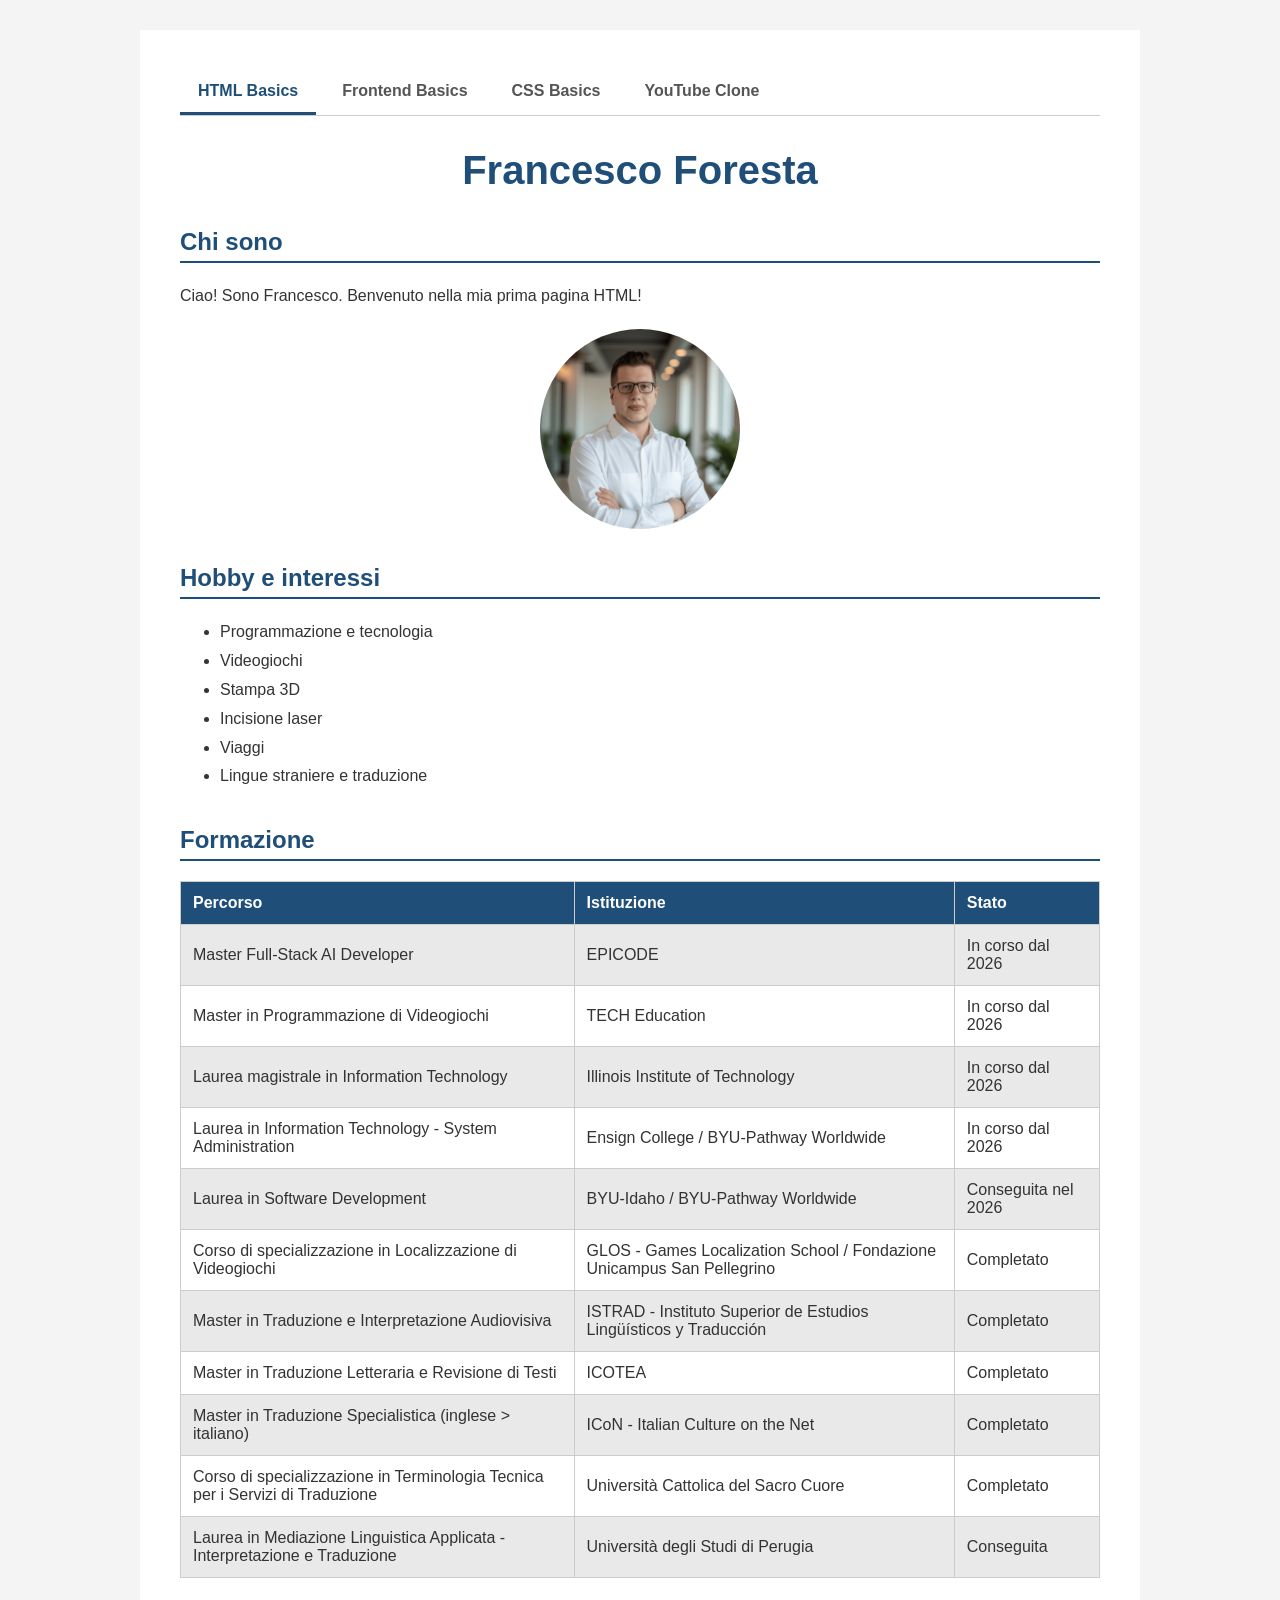
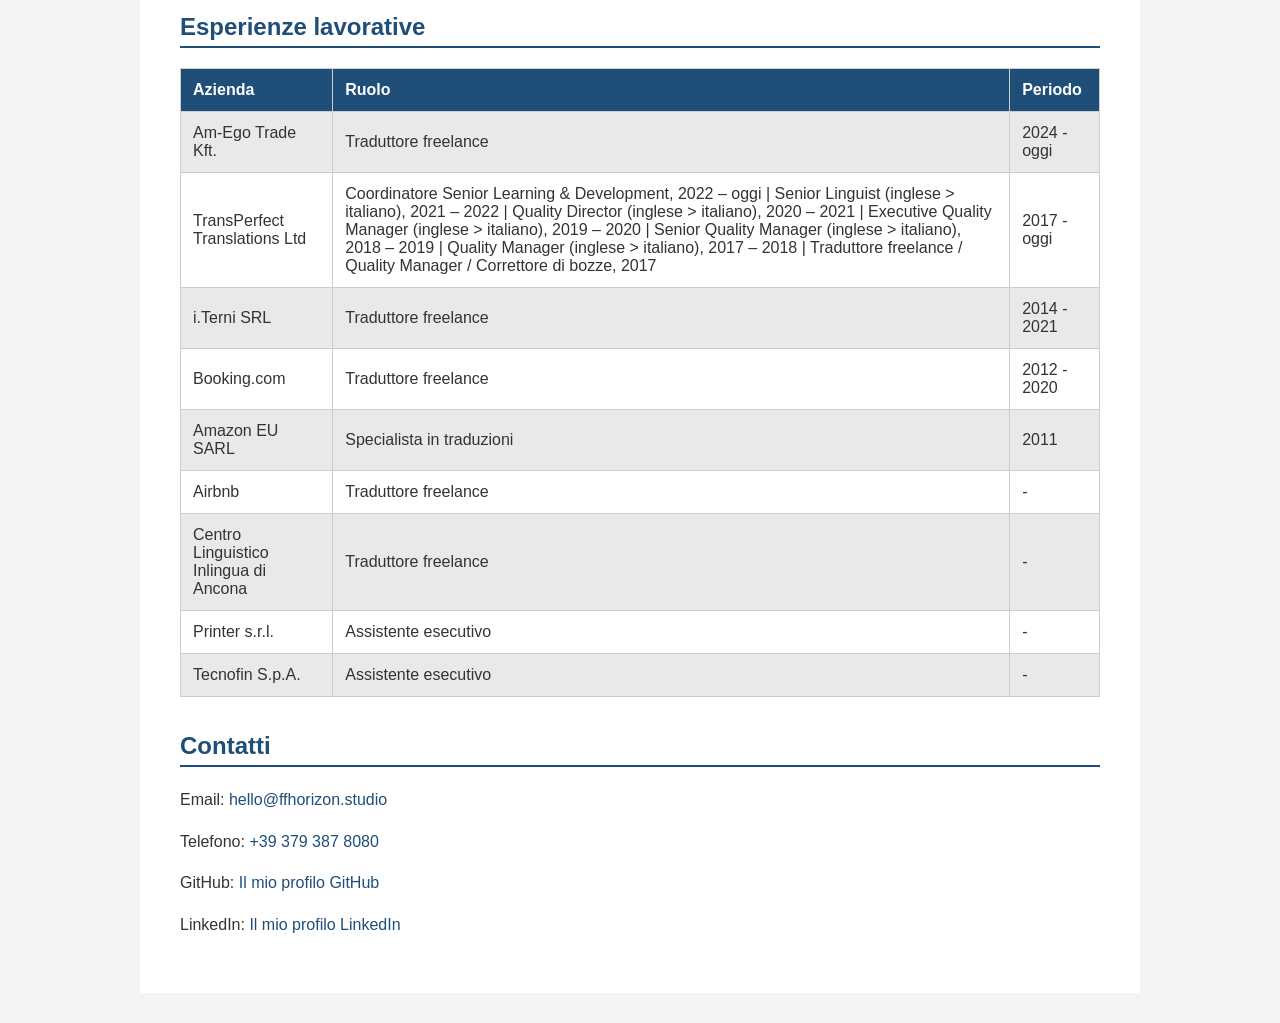
<file: index.html>
<!doctype html>
<html lang="it">
  <head>
    <meta charset="UTF-8" />
    <meta name="viewport" content="width=device-width, initial-scale=1.0" />

    <title>Francesco Foresta</title>

    <meta
      name="description"
      content="Pagina di presentazione di Francesco Foresta realizzata per il pre-corso Full-Stack AI Developer."
    />

    <meta property="og:title" content="Francesco Foresta" />
    <meta
      property="og:description"
      content="La mia pagina di presentazione realizzata per il pre-corso Full-Stack AI Developer."
    />
    <meta property="og:type" content="website" />
    <meta property="og:url" content="https://fforesta-dev.github.io/pre-corso-full-stack-ai/" />
    <meta
      property="og:image"
      content="https://fforesta-dev.github.io/pre-corso-full-stack-ai/assets/img/social-preview.png"
    />
    <meta property="og:image:type" content="image/png" />
    <meta property="og:image:alt" content="Francesco Foresta - Full-Stack AI Developer" />

    <link rel="stylesheet" href="assets/css/style.css?v=2" />
  </head>

  <body>
    <div class="container">
      <nav class="tabs" aria-label="Esercitazioni">
        <a class="tab active" href="index.html" aria-current="page">HTML Basics</a>
        <a class="tab" href="frontend-basics.html">Frontend Basics</a>
        <a class="tab" href="css-basics/index.html">CSS Basics</a>
        <a class="tab" href="youtube-clone/index.html">YouTube Clone</a>
      </nav>

      <h1>Francesco Foresta</h1>

      <h2>Chi sono</h2>

      <p>Ciao! Sono Francesco. Benvenuto nella mia prima pagina HTML!</p>

      <img src="assets/img/francesco.png" alt="Foto di Francesco Foresta" />

      <h2>Hobby e interessi</h2>

      <ul>
        <li>Programmazione e tecnologia</li>
        <li>Videogiochi</li>
        <li>Stampa 3D</li>
        <li>Incisione laser</li>
        <li>Viaggi</li>
        <li>Lingue straniere e traduzione</li>
      </ul>

      <h2>Formazione</h2>

      <table>
        <tr>
          <th>Percorso</th>
          <th>Istituzione</th>
          <th>Stato</th>
        </tr>
        <tr>
          <td>Master Full-Stack AI Developer</td>
          <td>EPICODE</td>
          <td>In corso dal 2026</td>
        </tr>

        <tr>
          <td>Master in Programmazione di Videogiochi</td>
          <td>TECH Education</td>
          <td>In corso dal 2026</td>
        </tr>

        <tr>
          <td>Laurea magistrale in Information Technology</td>
          <td>Illinois Institute of Technology</td>
          <td>In corso dal 2026</td>
        </tr>

        <tr>
          <td>Laurea in Information Technology - System Administration</td>
          <td>Ensign College / BYU-Pathway Worldwide</td>
          <td>In corso dal 2026</td>
        </tr>

        <tr>
          <td>Laurea in Software Development</td>
          <td>BYU-Idaho / BYU-Pathway Worldwide</td>
          <td>Conseguita nel 2026</td>
        </tr>

        <tr>
          <td>Corso di specializzazione in Localizzazione di Videogiochi</td>
          <td>GLOS - Games Localization School / Fondazione Unicampus San Pellegrino</td>
          <td>Completato</td>
        </tr>

        <tr>
          <td>Master in Traduzione e Interpretazione Audiovisiva</td>
          <td>ISTRAD - Instituto Superior de Estudios Lingüísticos y Traducción</td>
          <td>Completato</td>
        </tr>

        <tr>
          <td>Master in Traduzione Letteraria e Revisione di Testi</td>
          <td>ICOTEA</td>
          <td>Completato</td>
        </tr>

        <tr>
          <td>Master in Traduzione Specialistica (inglese &gt; italiano)</td>
          <td>ICoN - Italian Culture on the Net</td>
          <td>Completato</td>
        </tr>

        <tr>
          <td>Corso di specializzazione in Terminologia Tecnica per i Servizi di Traduzione</td>
          <td>Università Cattolica del Sacro Cuore</td>
          <td>Completato</td>
        </tr>

        <tr>
          <td>Laurea in Mediazione Linguistica Applicata - Interpretazione e Traduzione</td>
          <td>Università degli Studi di Perugia</td>
          <td>Conseguita</td>
        </tr>
      </table>

      <h2>Esperienze lavorative</h2>

      <table>
        <tr>
          <th>Azienda</th>
          <th>Ruolo</th>
          <th>Periodo</th>
        </tr>

        <tr>
          <td>Am-Ego Trade Kft.</td>
          <td>Traduttore freelance</td>
          <td>2024 - oggi</td>
        </tr>

        <tr>
          <td>TransPerfect Translations Ltd</td>
          <td>
            Coordinatore Senior Learning & Development, 2022 – oggi | Senior Linguist (inglese &gt;
            italiano), 2021 – 2022 | Quality Director (inglese &gt; italiano), 2020 – 2021 |
            Executive Quality Manager (inglese &gt; italiano), 2019 – 2020 | Senior Quality Manager
            (inglese &gt; italiano), 2018 – 2019 | Quality Manager (inglese &gt; italiano), 2017 –
            2018 | Traduttore freelance / Quality Manager / Correttore di bozze, 2017
          </td>
          <td>2017 - oggi</td>
        </tr>

        <tr>
          <td>i.Terni SRL</td>
          <td>Traduttore freelance</td>
          <td>2014 - 2021</td>
        </tr>

        <tr>
          <td>Booking.com</td>
          <td>Traduttore freelance</td>
          <td>2012 - 2020</td>
        </tr>

        <tr>
          <td>Amazon EU SARL</td>
          <td>Specialista in traduzioni</td>
          <td>2011</td>
        </tr>

        <tr>
          <td>Airbnb</td>
          <td>Traduttore freelance</td>
          <td>-</td>
        </tr>

        <tr>
          <td>Centro Linguistico Inlingua di Ancona</td>
          <td>Traduttore freelance</td>
          <td>-</td>
        </tr>

        <tr>
          <td>Printer s.r.l.</td>
          <td>Assistente esecutivo</td>
          <td>-</td>
        </tr>

        <tr>
          <td>Tecnofin S.p.A.</td>
          <td>Assistente esecutivo</td>
          <td>-</td>
        </tr>
      </table>
      <h2>Contatti</h2>

      <p>
        Email:
        <a href="mailto:hello@ffhorizon.studio">hello@ffhorizon.studio</a>
      </p>

      <p>
        Telefono:
        <a href="tel:+393793878080">+39 379 387 8080</a>
      </p>

      <p>
        GitHub:
        <a href="https://github.com/fforesta-dev" target="_blank">Il mio profilo GitHub</a>
      </p>

      <p>
        LinkedIn:
        <a href="https://www.linkedin.com/in/francescoforesta" target="_blank"
          >Il mio profilo LinkedIn</a
        >
      </p>
    </div>
  </body>
</html>
</file>
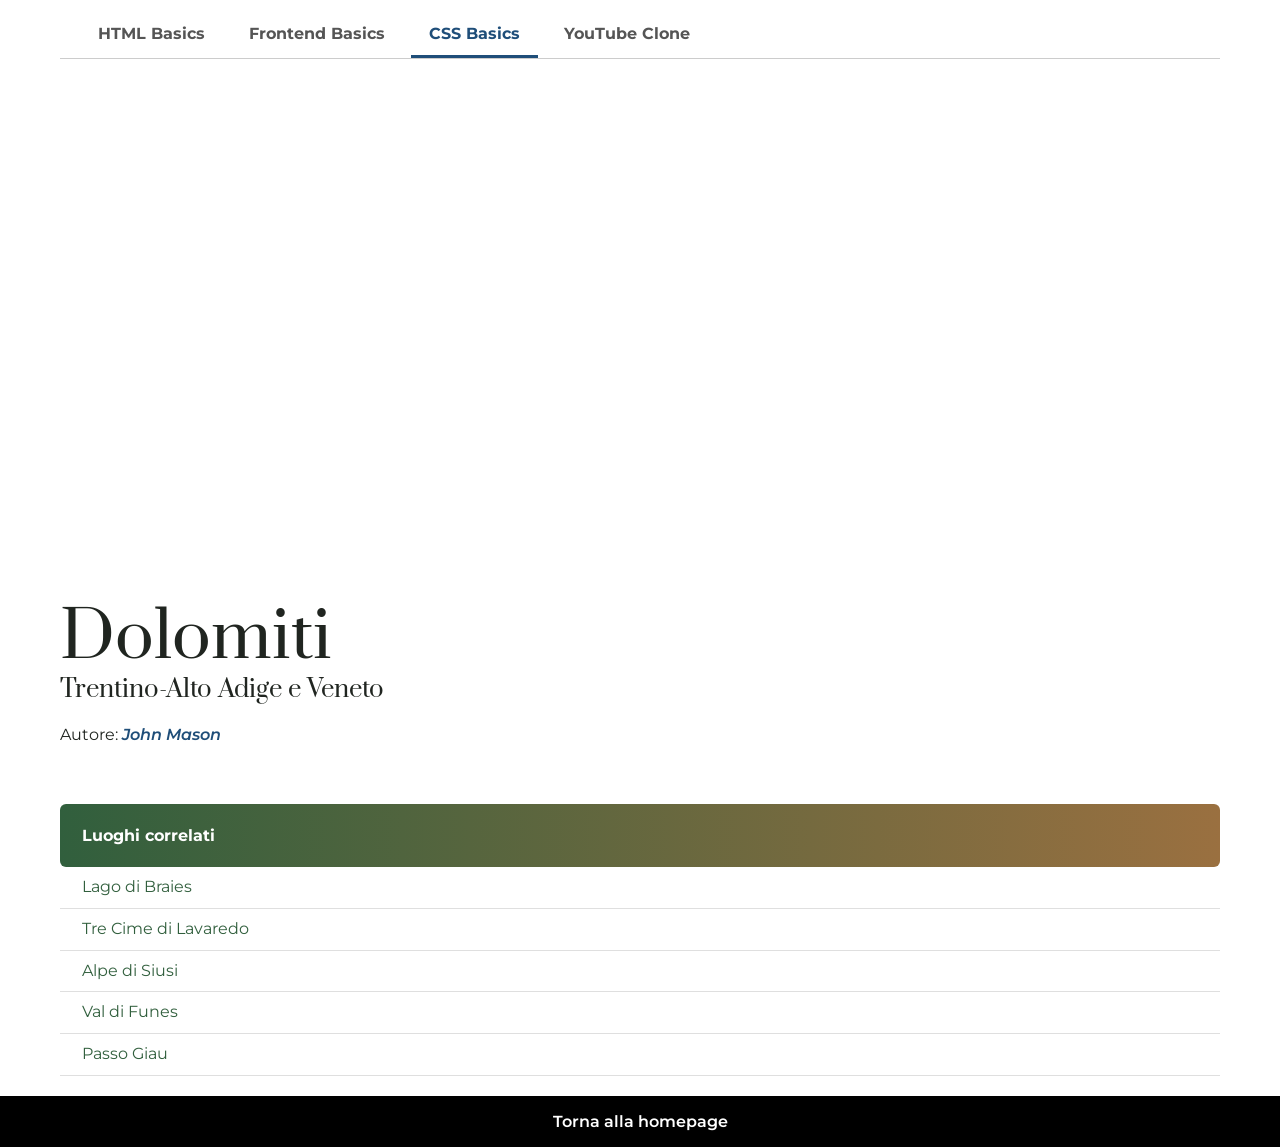
<file: css-basics/index.html>
<!doctype html>
<html lang="it">
  <head>
    <meta charset="UTF-8" />
    <meta name="viewport" content="width=device-width, initial-scale=1.0" />
    <title>Dolomiti | CSS Basics</title>
    <link rel="preconnect" href="https://fonts.googleapis.com" />
    <link rel="preconnect" href="https://fonts.gstatic.com" crossorigin />
    <link
      href="https://fonts.googleapis.com/css2?family=Montserrat:ital,wght@0,400;1,600&family=Prata&display=swap"
      rel="stylesheet"
    />
    <link rel="stylesheet" href="../assets/css/style.css?v=2" />
    <link rel="stylesheet" href="../assets/css/css-basics.css?v=1" />
  </head>
  <body
    class="landscape-page"
    style="
      --accent-start: #315f3d;
      --accent-end: #9a7040;
      --landscape-image: url('https://thumb.wikimedia.org/wikipedia/commons/thumb/7/7c/Dolomite_panorama.jpg/1920px-Dolomite_panorama.jpg');
    "
  >
    <nav class="tabs" aria-label="Esercitazioni">
      <a class="tab" href="../index.html">HTML Basics</a>
      <a class="tab" href="../frontend-basics.html">Frontend Basics</a>
      <a class="tab active" href="index.html" aria-current="page">CSS Basics</a>
      <a class="tab" href="../youtube-clone/index.html">YouTube Clone</a>
    </nav>
    <main class="main-section">
      <div class="image-container" role="img" aria-label="Panorama delle Dolomiti"></div>
      <h1>Dolomiti</h1>
      <h3>Trentino-Alto Adige e Veneto</h3>
      <p class="photo-credit">
        Autore:
        <a
          href="https://www.flickr.com/photos/91451979@N00/"
          target="_blank"
          rel="noopener noreferrer"
          >John Mason</a
        >
      </p>
      <h6>Luoghi correlati</h6>
      <ul class="related-list">
        <li><a href="./lago-di-braies.html">Lago di Braies</a></li>
        <li><a href="./tre-cime-di-lavaredo.html">Tre Cime di Lavaredo</a></li>
        <li><a href="./alpe-di-siusi.html">Alpe di Siusi</a></li>
        <li><a href="./val-di-funes.html">Val di Funes</a></li>
        <li><a href="./passo-giau.html">Passo Giau</a></li>
      </ul>
    </main>
    <footer class="landscape-footer"><a href="./index.html">Torna alla homepage</a></footer>
  </body>
</html>
</file>
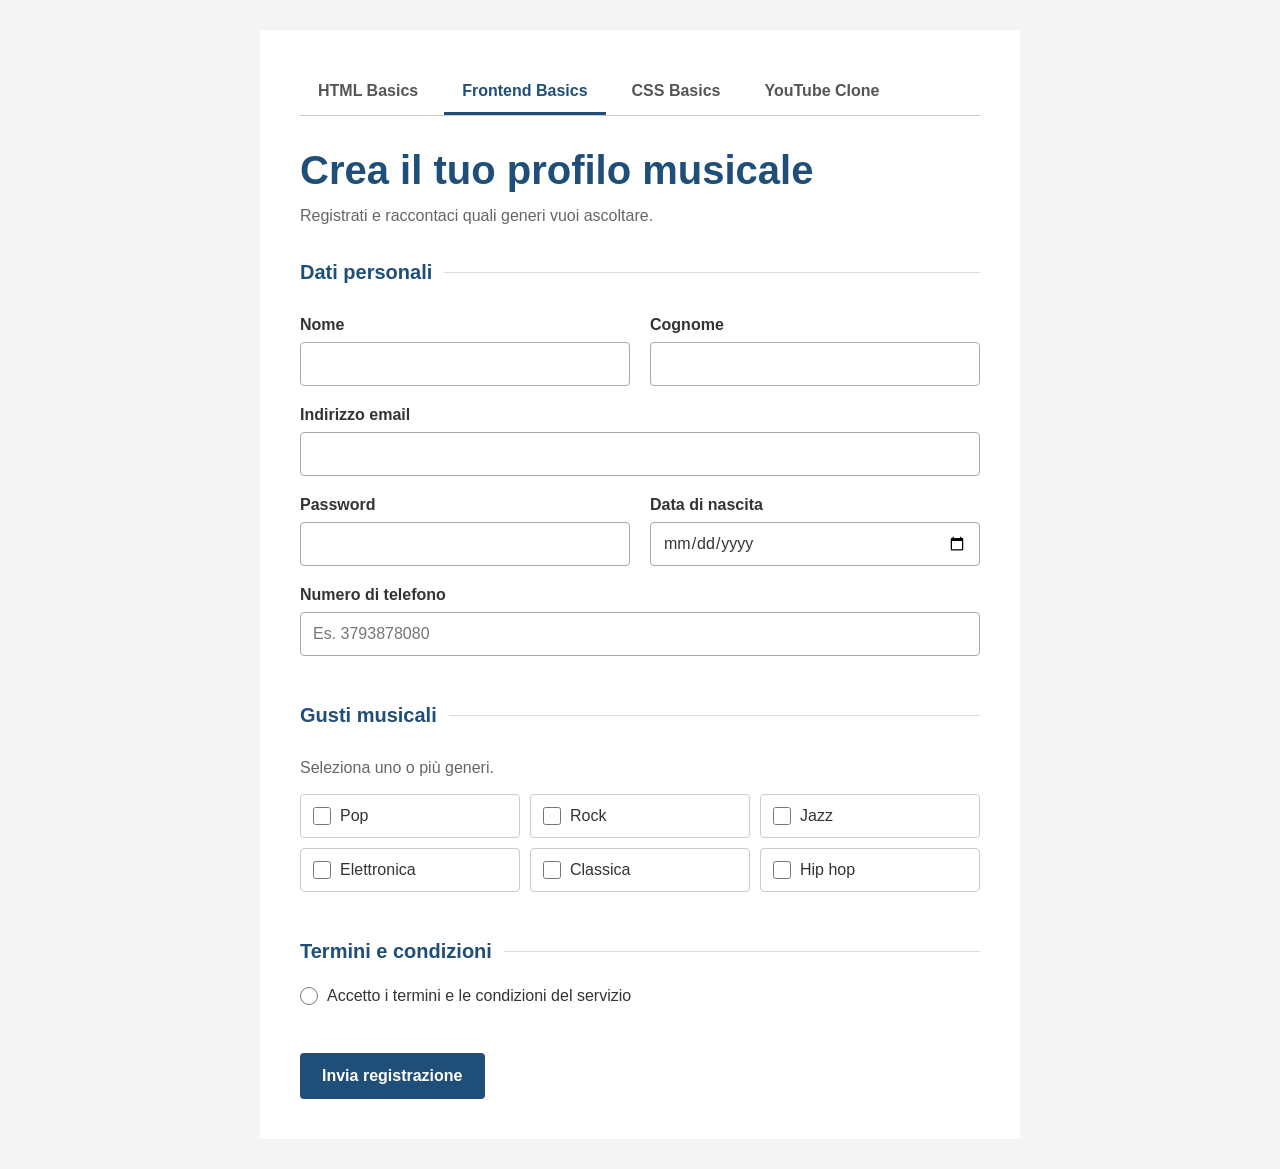
<file: frontend-basics.html>
<!doctype html>
<html lang="it">
  <head>
    <meta charset="UTF-8" />
    <meta name="viewport" content="width=device-width, initial-scale=1.0" />

    <title>Frontend Basics | Francesco Foresta</title>

    <meta
      name="description"
      content="Esercitazione HTML con un form di registrazione per un'app di streaming musicale."
    />

    <link rel="stylesheet" href="assets/css/style.css?v=2" />
  </head>

  <body>
    <main class="container form-page">
      <nav class="tabs" aria-label="Esercitazioni">
        <a class="tab" href="index.html">HTML Basics</a>
        <a class="tab active" href="frontend-basics.html" aria-current="page">Frontend Basics</a>
        <a class="tab" href="css-basics/index.html">CSS Basics</a>
        <a class="tab" href="youtube-clone/index.html">YouTube Clone</a>
      </nav>

      <header class="form-header">
        <h1>Crea il tuo profilo musicale</h1>
        <p>Registrati e raccontaci quali generi vuoi ascoltare.</p>
      </header>

      <form
        onsubmit="
          event.preventDefault();
          alert('Registrazione inviata!');
        "
      >
        <fieldset>
          <legend>Dati personali</legend>

          <div class="form-grid">
            <div class="form-field">
              <label for="nome">Nome</label>
              <input type="text" id="nome" name="nome" autocomplete="given-name" required />
            </div>

            <div class="form-field">
              <label for="cognome">Cognome</label>
              <input type="text" id="cognome" name="cognome" autocomplete="family-name" required />
            </div>

            <div class="form-field full-width">
              <label for="email">Indirizzo email</label>
              <input type="email" id="email" name="email" autocomplete="email" required />
            </div>

            <div class="form-field">
              <label for="password">Password</label>
              <input
                type="password"
                id="password"
                name="password"
                autocomplete="new-password"
                minlength="8"
                required
              />
            </div>

            <div class="form-field">
              <label for="data-nascita">Data di nascita</label>
              <input type="date" id="data-nascita" name="data-nascita" required />
            </div>

            <div class="form-field full-width">
              <label for="telefono">Numero di telefono</label>
              <input
                type="number"
                id="telefono"
                name="telefono"
                autocomplete="tel"
                placeholder="Es. 3793878080"
                required
              />
            </div>
          </div>
        </fieldset>

        <fieldset>
          <legend>Gusti musicali</legend>
          <p class="field-help">Seleziona uno o più generi.</p>

          <div class="choice-grid">
            <label class="choice"><input type="checkbox" name="generi" value="pop" /> Pop</label>
            <label class="choice"><input type="checkbox" name="generi" value="rock" /> Rock</label>
            <label class="choice"><input type="checkbox" name="generi" value="jazz" /> Jazz</label>
            <label class="choice"
              ><input type="checkbox" name="generi" value="elettronica" /> Elettronica</label
            >
            <label class="choice"
              ><input type="checkbox" name="generi" value="classica" /> Classica</label
            >
            <label class="choice"
              ><input type="checkbox" name="generi" value="hip-hop" /> Hip hop</label
            >
          </div>
        </fieldset>

        <fieldset>
          <legend>Termini e condizioni</legend>
          <label class="terms-choice">
            <input type="radio" name="termini" value="accettati" required />
            Accetto i termini e le condizioni del servizio
          </label>
        </fieldset>

        <button type="submit">Invia registrazione</button>
      </form>
    </main>
  </body>
</html>
</file>
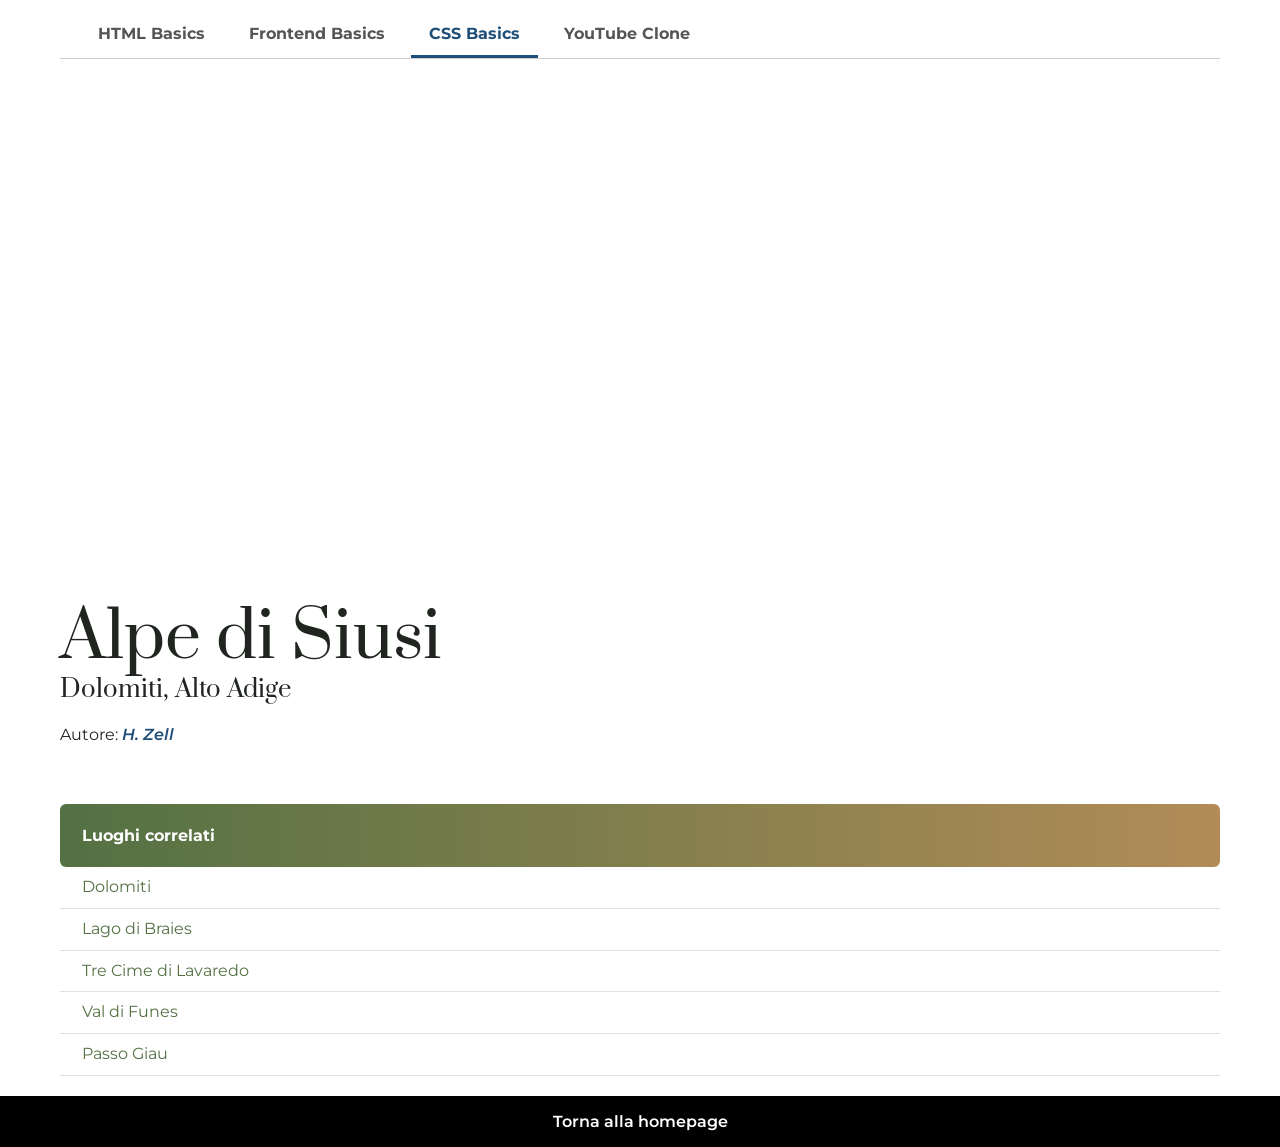
<file: css-basics/alpe-di-siusi.html>
<!doctype html>
<html lang="it">
  <head>
    <meta charset="UTF-8" />
    <meta name="viewport" content="width=device-width, initial-scale=1.0" />
    <title>Alpe di Siusi | CSS Basics</title>
    <link rel="preconnect" href="https://fonts.googleapis.com" />
    <link rel="preconnect" href="https://fonts.gstatic.com" crossorigin />
    <link
      href="https://fonts.googleapis.com/css2?family=Montserrat:ital,wght@0,400;1,600&family=Prata&display=swap"
      rel="stylesheet"
    />
    <link rel="stylesheet" href="../assets/css/style.css?v=2" />
    <link rel="stylesheet" href="../assets/css/css-basics.css?v=1" />
  </head>
  <body
    class="landscape-page"
    style="
      --accent-start: #537143;
      --accent-end: #b28c57;
      --landscape-image: url('https://thumb.wikimedia.org/wikipedia/commons/thumb/7/7f/Seiser_Alm_01.jpg/1920px-Seiser_Alm_01.jpg');
    "
  >
    <nav class="tabs" aria-label="Esercitazioni">
      <a class="tab" href="../index.html">HTML Basics</a
      ><a class="tab" href="../frontend-basics.html">Frontend Basics</a
      ><a class="tab active" href="index.html" aria-current="page">CSS Basics</a>
      <a class="tab" href="../youtube-clone/index.html">YouTube Clone</a>
    </nav>
    <main class="main-section">
      <div
        class="image-container"
        role="img"
        aria-label="Prati e montagne dell'Alpe di Siusi"
      ></div>
      <h1>Alpe di Siusi</h1>
      <h3>Dolomiti, Alto Adige</h3>
      <p class="photo-credit">
        Autore:
        <a
          href="https://commons.wikimedia.org/wiki/User:Llez"
          target="_blank"
          rel="noopener noreferrer"
          >H. Zell</a
        >
      </p>
      <h6>Luoghi correlati</h6>
      <ul class="related-list">
        <li><a href="./index.html">Dolomiti</a></li>
        <li><a href="./lago-di-braies.html">Lago di Braies</a></li>
        <li><a href="./tre-cime-di-lavaredo.html">Tre Cime di Lavaredo</a></li>
        <li><a href="./val-di-funes.html">Val di Funes</a></li>
        <li><a href="./passo-giau.html">Passo Giau</a></li>
      </ul>
    </main>
    <footer class="landscape-footer"><a href="./index.html">Torna alla homepage</a></footer>
  </body>
</html>
</file>
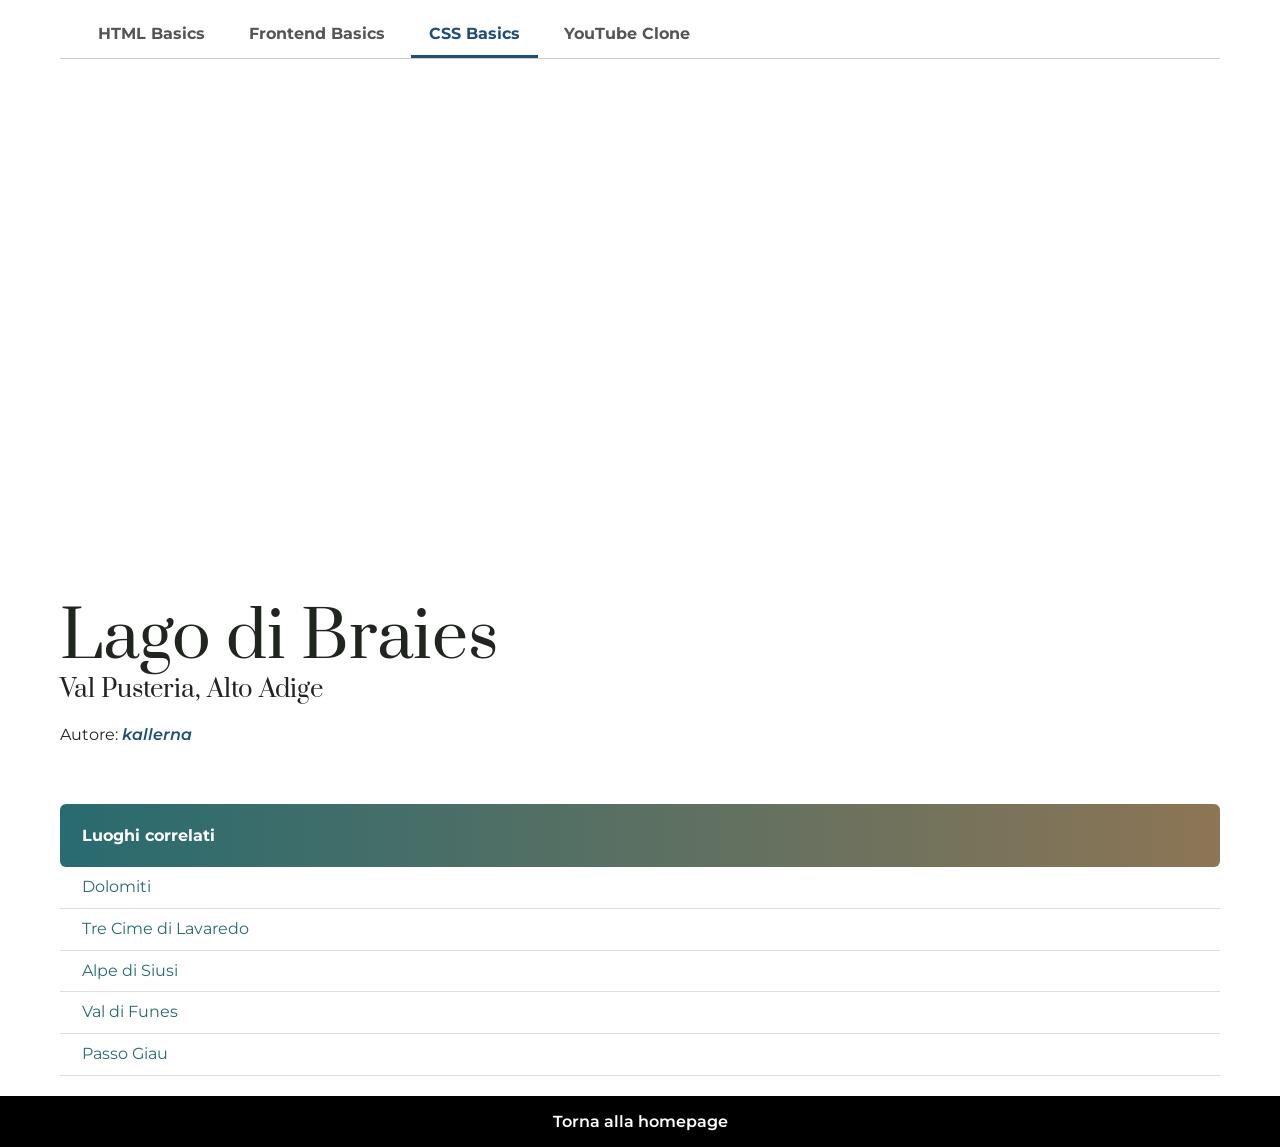
<file: css-basics/lago-di-braies.html>
<!doctype html>
<html lang="it">
  <head>
    <meta charset="UTF-8" />
    <meta name="viewport" content="width=device-width, initial-scale=1.0" />
    <title>Lago di Braies | CSS Basics</title>
    <link rel="preconnect" href="https://fonts.googleapis.com" />
    <link rel="preconnect" href="https://fonts.gstatic.com" crossorigin />
    <link
      href="https://fonts.googleapis.com/css2?family=Montserrat:ital,wght@0,400;1,600&family=Prata&display=swap"
      rel="stylesheet"
    />
    <link rel="stylesheet" href="../assets/css/style.css?v=2" />
    <link rel="stylesheet" href="../assets/css/css-basics.css?v=1" />
  </head>
  <body
    class="landscape-page"
    style="
      --accent-start: #286b70;
      --accent-end: #8d7555;
      --landscape-image: url('https://thumb.wikimedia.org/wikipedia/commons/thumb/7/71/Lago_di_Braies_South_Tyrol_3.jpg/1920px-Lago_di_Braies_South_Tyrol_3.jpg');
    "
  >
    <nav class="tabs" aria-label="Esercitazioni">
      <a class="tab" href="../index.html">HTML Basics</a
      ><a class="tab" href="../frontend-basics.html">Frontend Basics</a
      ><a class="tab active" href="index.html" aria-current="page">CSS Basics</a>
      <a class="tab" href="../youtube-clone/index.html">YouTube Clone</a>
    </nav>
    <main class="main-section">
      <div
        class="image-container"
        role="img"
        aria-label="Lago di Braies circondato dalle montagne"
      ></div>
      <h1>Lago di Braies</h1>
      <h3>Val Pusteria, Alto Adige</h3>
      <p class="photo-credit">
        Autore:
        <a
          href="https://commons.wikimedia.org/wiki/User:Kallerna"
          target="_blank"
          rel="noopener noreferrer"
          >kallerna</a
        >
      </p>
      <h6>Luoghi correlati</h6>
      <ul class="related-list">
        <li><a href="./index.html">Dolomiti</a></li>
        <li><a href="./tre-cime-di-lavaredo.html">Tre Cime di Lavaredo</a></li>
        <li><a href="./alpe-di-siusi.html">Alpe di Siusi</a></li>
        <li><a href="./val-di-funes.html">Val di Funes</a></li>
        <li><a href="./passo-giau.html">Passo Giau</a></li>
      </ul>
    </main>
    <footer class="landscape-footer"><a href="./index.html">Torna alla homepage</a></footer>
  </body>
</html>
</file>
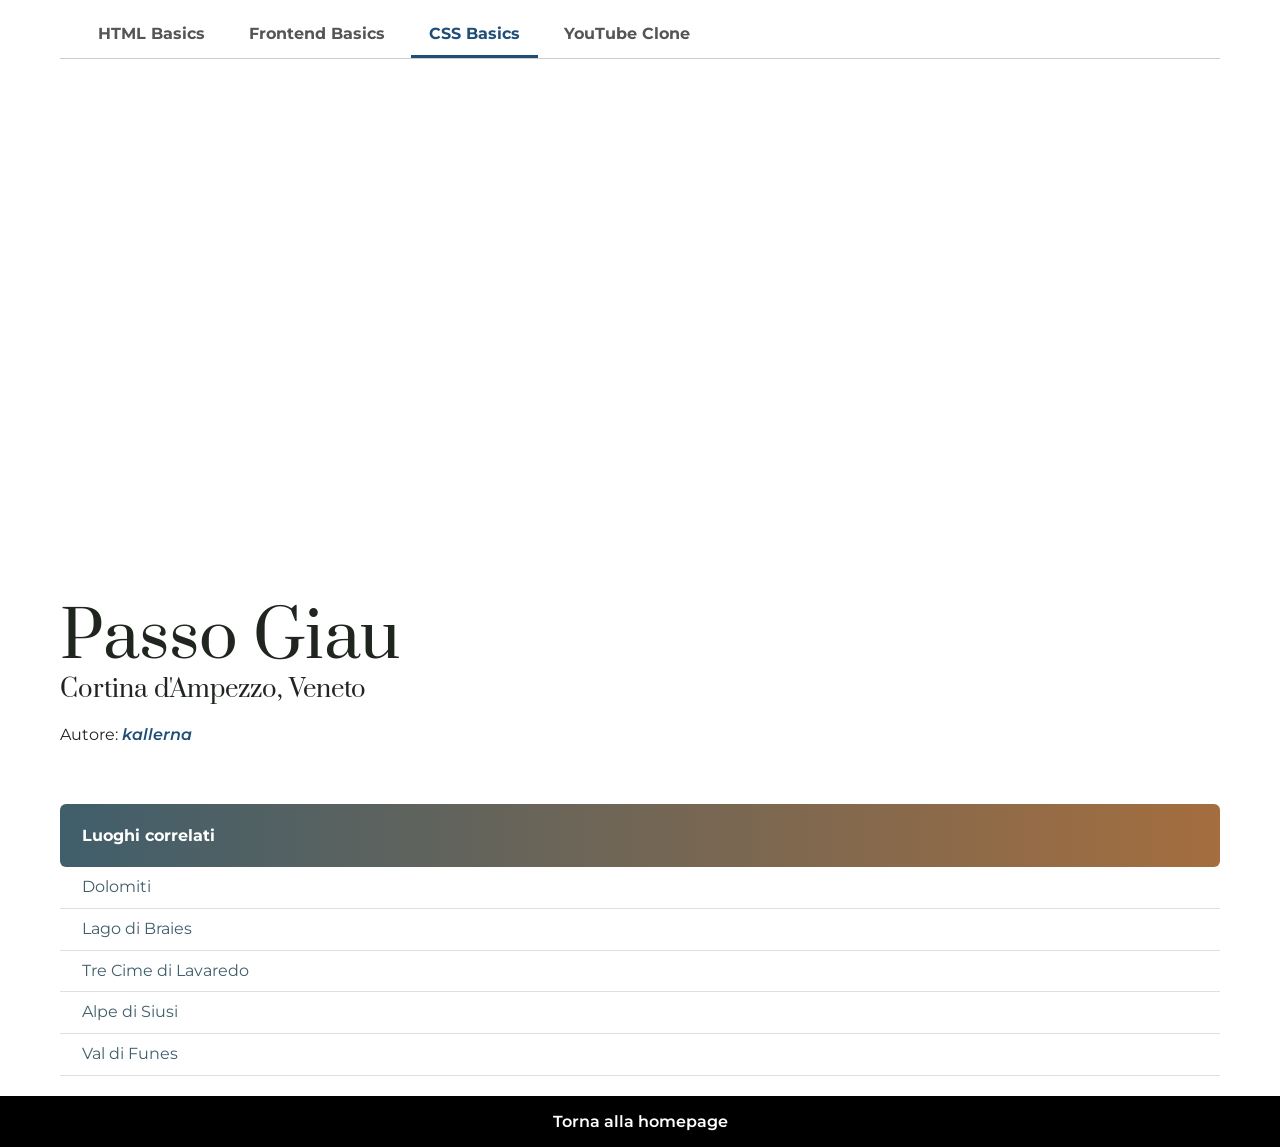
<file: css-basics/passo-giau.html>
<!doctype html>
<html lang="it">
  <head>
    <meta charset="UTF-8" />
    <meta name="viewport" content="width=device-width, initial-scale=1.0" />
    <title>Passo Giau | CSS Basics</title>
    <link rel="preconnect" href="https://fonts.googleapis.com" />
    <link rel="preconnect" href="https://fonts.gstatic.com" crossorigin />
    <link
      href="https://fonts.googleapis.com/css2?family=Montserrat:ital,wght@0,400;1,600&family=Prata&display=swap"
      rel="stylesheet"
    />
    <link rel="stylesheet" href="../assets/css/style.css?v=2" />
    <link rel="stylesheet" href="../assets/css/css-basics.css?v=1" />
  </head>
  <body
    class="landscape-page"
    style="
      --accent-start: #405e6b;
      --accent-end: #a46e3f;
      --landscape-image: url('https://thumb.wikimedia.org/wikipedia/commons/thumb/a/a5/Passo_Giau_SP638.jpg/1920px-Passo_Giau_SP638.jpg');
    "
  >
    <nav class="tabs" aria-label="Esercitazioni">
      <a class="tab" href="../index.html">HTML Basics</a
      ><a class="tab" href="../frontend-basics.html">Frontend Basics</a
      ><a class="tab active" href="index.html" aria-current="page">CSS Basics</a>
      <a class="tab" href="../youtube-clone/index.html">YouTube Clone</a>
    </nav>
    <main class="main-section">
      <div class="image-container" role="img" aria-label="Panorama montano dal Passo Giau"></div>
      <h1>Passo Giau</h1>
      <h3>Cortina d'Ampezzo, Veneto</h3>
      <p class="photo-credit">
        Autore:
        <a
          href="https://commons.wikimedia.org/wiki/User:Kallerna"
          target="_blank"
          rel="noopener noreferrer"
          >kallerna</a
        >
      </p>
      <h6>Luoghi correlati</h6>
      <ul class="related-list">
        <li><a href="./index.html">Dolomiti</a></li>
        <li><a href="./lago-di-braies.html">Lago di Braies</a></li>
        <li><a href="./tre-cime-di-lavaredo.html">Tre Cime di Lavaredo</a></li>
        <li><a href="./alpe-di-siusi.html">Alpe di Siusi</a></li>
        <li><a href="./val-di-funes.html">Val di Funes</a></li>
      </ul>
    </main>
    <footer class="landscape-footer"><a href="./index.html">Torna alla homepage</a></footer>
  </body>
</html>
</file>
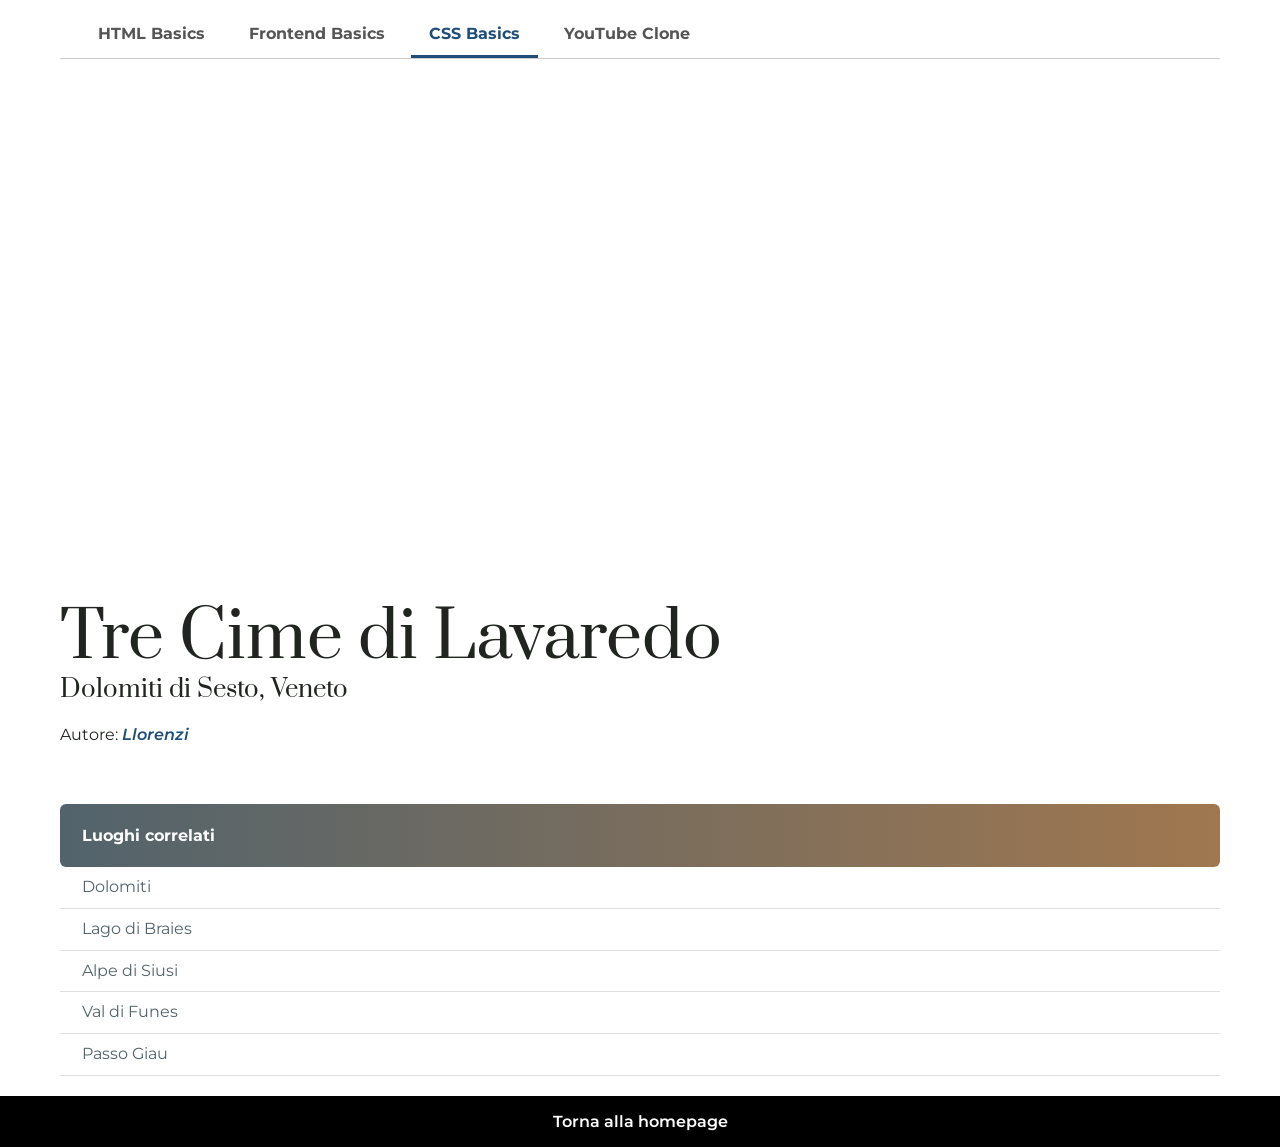
<file: css-basics/tre-cime-di-lavaredo.html>
<!doctype html>
<html lang="it">
  <head>
    <meta charset="UTF-8" />
    <meta name="viewport" content="width=device-width, initial-scale=1.0" />
    <title>Tre Cime di Lavaredo | CSS Basics</title>
    <link rel="preconnect" href="https://fonts.googleapis.com" />
    <link rel="preconnect" href="https://fonts.gstatic.com" crossorigin />
    <link
      href="https://fonts.googleapis.com/css2?family=Montserrat:ital,wght@0,400;1,600&family=Prata&display=swap"
      rel="stylesheet"
    />
    <link rel="stylesheet" href="../assets/css/style.css?v=2" />
    <link rel="stylesheet" href="../assets/css/css-basics.css?v=1" />
  </head>
  <body
    class="landscape-page"
    style="
      --accent-start: #52636c;
      --accent-end: #a0774f;
      --landscape-image: url('https://thumb.wikimedia.org/wikipedia/commons/thumb/a/aa/Tre_Cime_di_Lavaredo_dal_lato.JPG/1920px-Tre_Cime_di_Lavaredo_dal_lato.JPG');
    "
  >
    <nav class="tabs" aria-label="Esercitazioni">
      <a class="tab" href="../index.html">HTML Basics</a
      ><a class="tab" href="../frontend-basics.html">Frontend Basics</a
      ><a class="tab active" href="index.html" aria-current="page">CSS Basics</a>
      <a class="tab" href="../youtube-clone/index.html">YouTube Clone</a>
    </nav>
    <main class="main-section">
      <div class="image-container" role="img" aria-label="Le Tre Cime di Lavaredo"></div>
      <h1>Tre Cime di Lavaredo</h1>
      <h3>Dolomiti di Sesto, Veneto</h3>
      <p class="photo-credit">
        Autore:
        <a
          href="https://commons.wikimedia.org/wiki/User:Llorenzi"
          target="_blank"
          rel="noopener noreferrer"
          >Llorenzi</a
        >
      </p>
      <h6>Luoghi correlati</h6>
      <ul class="related-list">
        <li><a href="./index.html">Dolomiti</a></li>
        <li><a href="./lago-di-braies.html">Lago di Braies</a></li>
        <li><a href="./alpe-di-siusi.html">Alpe di Siusi</a></li>
        <li><a href="./val-di-funes.html">Val di Funes</a></li>
        <li><a href="./passo-giau.html">Passo Giau</a></li>
      </ul>
    </main>
    <footer class="landscape-footer"><a href="./index.html">Torna alla homepage</a></footer>
  </body>
</html>
</file>
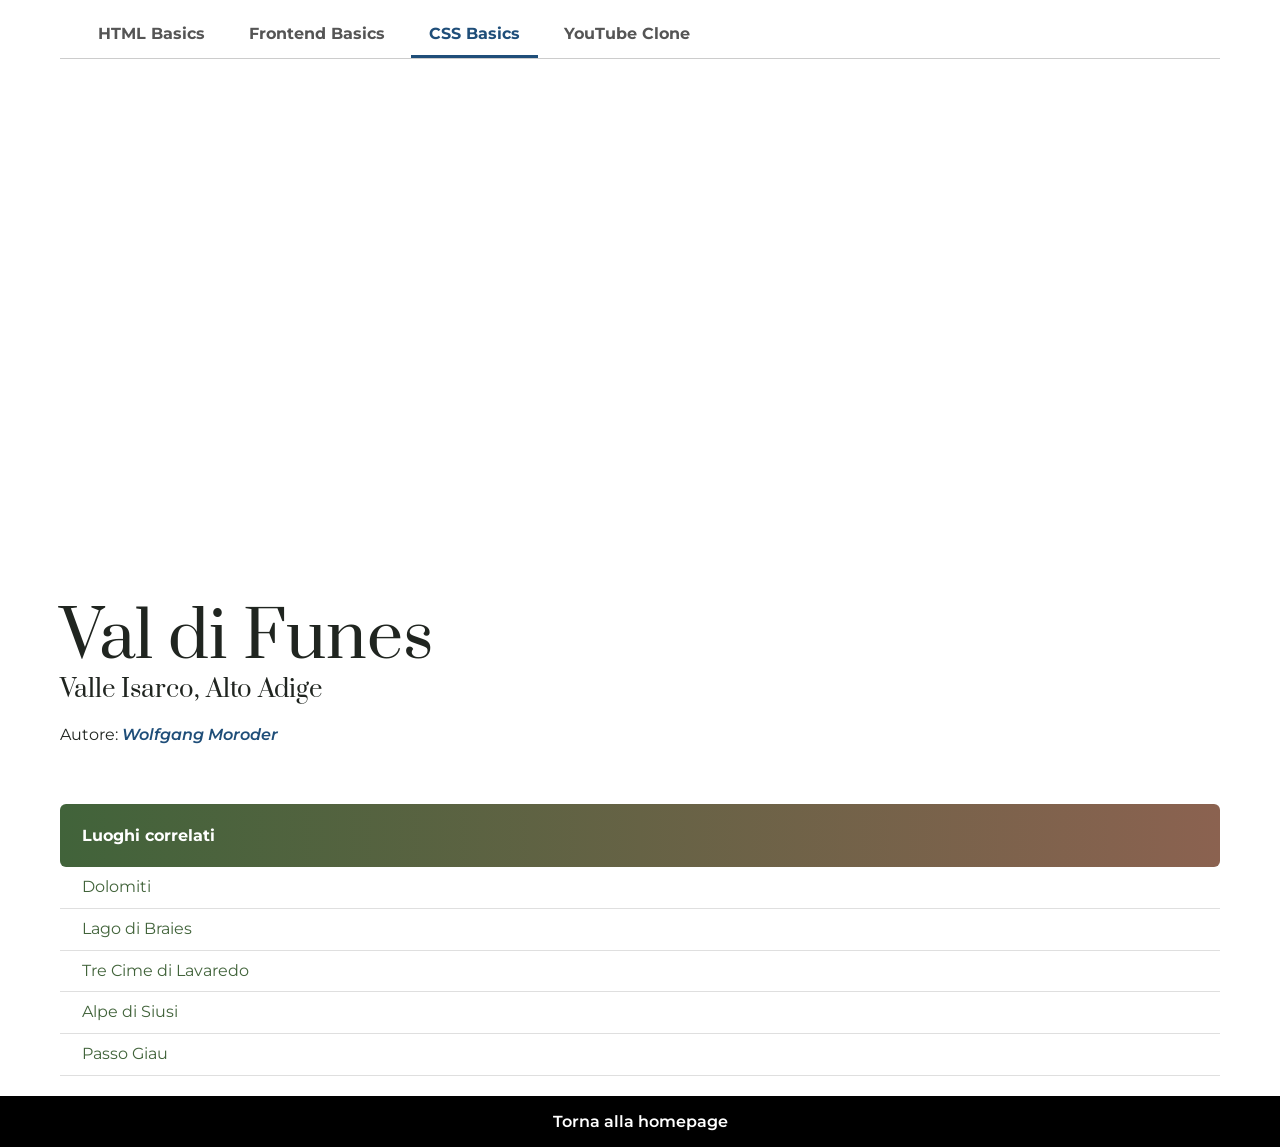
<file: css-basics/val-di-funes.html>
<!doctype html>
<html lang="it">
  <head>
    <meta charset="UTF-8" />
    <meta name="viewport" content="width=device-width, initial-scale=1.0" />
    <title>Val di Funes | CSS Basics</title>
    <link rel="preconnect" href="https://fonts.googleapis.com" />
    <link rel="preconnect" href="https://fonts.gstatic.com" crossorigin />
    <link
      href="https://fonts.googleapis.com/css2?family=Montserrat:ital,wght@0,400;1,600&family=Prata&display=swap"
      rel="stylesheet"
    />
    <link rel="stylesheet" href="../assets/css/style.css?v=2" />
    <link rel="stylesheet" href="../assets/css/css-basics.css?v=1" />
  </head>
  <body
    class="landscape-page"
    style="
      --accent-start: #41633a;
      --accent-end: #8b6250;
      --landscape-image: url('https://thumb.wikimedia.org/wikipedia/commons/thumb/3/35/Val_de_Funes_cun_la_Odles_d%27auton_S%C3%BCdtirol.jpg/1920px-Val_de_Funes_cun_la_Odles_d%27auton_S%C3%BCdtirol.jpg');
    "
  >
    <nav class="tabs" aria-label="Esercitazioni">
      <a class="tab" href="../index.html">HTML Basics</a
      ><a class="tab" href="../frontend-basics.html">Frontend Basics</a
      ><a class="tab active" href="index.html" aria-current="page">CSS Basics</a>
      <a class="tab" href="../youtube-clone/index.html">YouTube Clone</a>
    </nav>
    <main class="main-section">
      <div class="image-container" role="img" aria-label="Val di Funes e gruppo delle Odle"></div>
      <h1>Val di Funes</h1>
      <h3>Valle Isarco, Alto Adige</h3>
      <p class="photo-credit">
        Autore:
        <a
          href="https://commons.wikimedia.org/wiki/User:Moroder"
          target="_blank"
          rel="noopener noreferrer"
          >Wolfgang Moroder</a
        >
      </p>
      <h6>Luoghi correlati</h6>
      <ul class="related-list">
        <li><a href="./index.html">Dolomiti</a></li>
        <li><a href="./lago-di-braies.html">Lago di Braies</a></li>
        <li><a href="./tre-cime-di-lavaredo.html">Tre Cime di Lavaredo</a></li>
        <li><a href="./alpe-di-siusi.html">Alpe di Siusi</a></li>
        <li><a href="./passo-giau.html">Passo Giau</a></li>
      </ul>
    </main>
    <footer class="landscape-footer"><a href="./index.html">Torna alla homepage</a></footer>
  </body>
</html>
</file>
<file: assets/css/style.css>
body {
  font-family: Arial, sans-serif;
  background-color: #f4f4f4;
  color: #333333;
  margin: 0;
  padding: 30px;
}

* {
  box-sizing: border-box;
}

h1 {
  text-align: center;
  color: #1f4e79;
  font-size: 40px;
}

h2 {
  color: #1f4e79;
  border-bottom: 2px solid #1f4e79;
  padding-bottom: 5px;
  margin-top: 35px;
}

img {
  display: block;
  width: 200px;
  height: 200px;
  object-fit: cover;
  border-radius: 50%;
  margin: 20px auto;
}

a {
  color: #1f4e79;
  text-decoration: none;
}

a:hover {
  text-decoration: underline;
}

table {
  width: 100%;
  border-collapse: collapse;
  margin-top: 15px;
  margin-bottom: 30px;
}

th,
td {
  border: 1px solid #cccccc;
  padding: 12px;
  text-align: left;
}

th {
  background-color: #1f4e79;
  color: white;
}

tr:nth-child(even) {
  background-color: #e9e9e9;
}

tr:hover {
  background-color: #dddddd;
}

ul {
  line-height: 1.8;
}

p {
  line-height: 1.6;
}

.container {
  max-width: 1000px;
  margin: 0 auto;
  background-color: white;
  padding: 40px;
}

.tabs {
  display: flex;
  gap: 8px;
  margin-bottom: 32px;
  border-bottom: 1px solid #cccccc;
}

.tab {
  padding: 12px 18px;
  border-bottom: 3px solid transparent;
  color: #555555;
  font-weight: bold;
}

.tab:hover {
  color: #1f4e79;
  text-decoration: none;
}

.tab.active {
  border-bottom-color: #1f4e79;
  color: #1f4e79;
}

.form-page {
  max-width: 760px;
}

.form-header {
  margin-bottom: 32px;
}

.form-header h1 {
  margin: 6px 0 10px;
  text-align: left;
}

.form-header p {
  margin: 0;
  color: #666666;
}

form {
  display: grid;
  gap: 24px;
}

fieldset {
  margin: 0;
  padding: 24px 0;
  border: 0;
  border-top: 1px solid #dddddd;
}

legend {
  padding: 0 12px 0 0;
  color: #1f4e79;
  font-size: 20px;
  font-weight: bold;
}

.form-grid {
  display: grid;
  grid-template-columns: repeat(2, minmax(0, 1fr));
  gap: 20px;
  margin-top: 8px;
}

.form-field {
  display: grid;
  gap: 8px;
}

.form-field.full-width {
  grid-column: 1 / -1;
}

label {
  font-weight: bold;
}

input[type='text'],
input[type='email'],
input[type='password'],
input[type='date'],
input[type='number'] {
  width: 100%;
  min-height: 44px;
  padding: 10px 12px;
  border: 1px solid #aaaaaa;
  border-radius: 4px;
  background-color: #ffffff;
  color: #333333;
  font: inherit;
}

input:focus-visible,
button:focus-visible,
.tab:focus-visible {
  outline: 3px solid #e0aa3e;
  outline-offset: 2px;
}

.field-help {
  margin: 4px 0 14px;
  color: #666666;
}

.choice-grid {
  display: grid;
  grid-template-columns: repeat(3, minmax(0, 1fr));
  gap: 10px;
}

.choice,
.terms-choice {
  display: flex;
  align-items: center;
  gap: 9px;
  font-weight: normal;
}

.choice {
  min-height: 44px;
  padding: 10px 12px;
  border: 1px solid #cccccc;
  border-radius: 4px;
}

input[type='checkbox'],
input[type='radio'] {
  width: 18px;
  height: 18px;
  margin: 0;
  accent-color: #1f4e79;
}

button[type='submit'] {
  justify-self: start;
  min-height: 46px;
  padding: 12px 22px;
  border: 0;
  border-radius: 4px;
  background-color: #1f4e79;
  color: #ffffff;
  font: inherit;
  font-weight: bold;
  cursor: pointer;
}

button[type='submit']:hover {
  background-color: #173c5e;
}

@media (max-width: 600px) {
  body {
    padding: 12px;
  }

  .container {
    padding: 24px 18px;
  }

  .tabs {
    overflow-x: auto;
  }

  .tab {
    flex: 0 0 auto;
    padding: 10px 12px;
  }

  .form-header h1 {
    font-size: 32px;
  }

  .form-grid,
  .choice-grid {
    grid-template-columns: 1fr;
  }

  table {
    display: block;
    overflow-x: auto;
  }
}
</file>
<file: assets/css/css-basics.css>
.landscape-page {
  margin: 0;
  padding: 0;
  background-color: #ffffff;
  color: #202520;
  font-family: 'Montserrat', sans-serif;
}

.landscape-page .tabs {
  max-width: 1160px;
  margin: 0 auto;
  padding: 12px 20px 0;
}

.main-section {
  max-width: 1200px;
  margin: 0 auto;
  padding: 20px;
}

.image-container {
  height: 500px;
  border-radius: 6px;
  background-image: var(--landscape-image);
  background-position: center;
  background-size: cover;
}

.landscape-page h1,
.landscape-page h3 {
  margin-bottom: 0;
  color: #202520;
  font-family: 'Prata', serif;
  font-weight: 400;
  text-align: left;
}

.landscape-page h1 {
  margin-top: 24px;
  font-size: 64px;
  line-height: 1.1;
}

.landscape-page h3 {
  margin-top: 0;
  font-size: 24px;
}

.photo-credit a {
  font-weight: 600;
  font-style: italic;
}

.landscape-page h6 {
  margin-top: 56px;
  margin-bottom: 0;
  padding: 22px;
  border-radius: 6px;
  background: linear-gradient(90deg, var(--accent-start), var(--accent-end));
  color: #ffffff;
  font-size: 16px;
}

.related-list {
  margin: 0;
  padding: 0;
  list-style: none;
}

.related-list li {
  padding: 6px 0 6px 22px;
  border-bottom: 1px solid #dfdfdf;
}

.related-list a {
  color: var(--accent-start);
  text-decoration: none;
}

.related-list a:hover {
  text-decoration: underline;
}

.related-list a:visited {
  color: var(--accent-start);
}

.landscape-footer {
  padding: 16px;
  background-color: #000000;
  color: #ffffff;
  text-align: center;
}

.landscape-footer a {
  color: #ffffff;
  font-weight: 600;
}

@media (max-width: 700px) {
  .landscape-page .tabs {
    padding-inline: 12px;
  }

  .main-section {
    padding: 20px;
  }

  .image-container {
    height: 360px;
  }

  .landscape-page h1 {
    font-size: 44px;
  }
}
</file>
